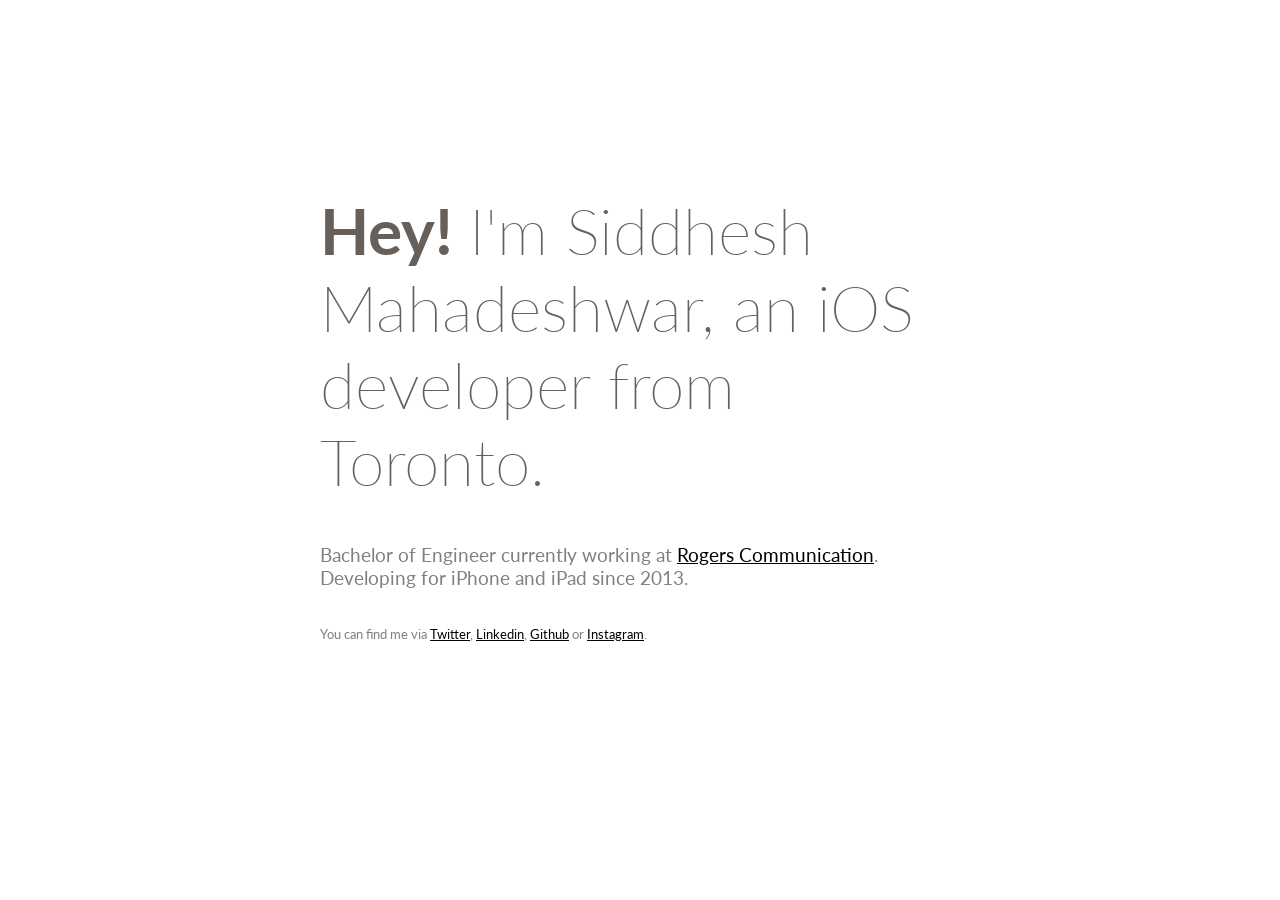
<file: index.html>
<!DOCTYPE html>
<html lang="en">
  <head>
  <link rel="stylesheet" type="text/css" href="styles.css">
    <meta charset="utf-8">
    <meta http-equiv="X-UA-Compatible" content="IE=edge">
    <meta name="viewport" content="width=device-width, initial-scale=1">
    <!-- The above 3 meta tags *must* come first in the head; any other head content must come *after* these tags -->
    <title>Siddhesh</title>

    <!-- Bootstrap -->
    <!-- <link href="css/bootstrap.css" rel="stylesheet"> -->

    <!-- HTML5 shim and Respond.js for IE8 support of HTML5 elements and media queries -->
    <!-- WARNING: Respond.js doesn't work if you view the page via file:// -->
    <!--[if lt IE 9]>
      <script src="https://oss.maxcdn.com/html5shiv/3.7.2/html5shiv.min.js"></script>
      <script src="https://oss.maxcdn.com/respond/1.4.2/respond.min.js"></script>
    <![endif]-->
    <script>
  (function(i,s,o,g,r,a,m){i['GoogleAnalyticsObject']=r;i[r]=i[r]||function(){
  (i[r].q=i[r].q||[]).push(arguments)},i[r].l=1*new Date();a=s.createElement(o),
  m=s.getElementsByTagName(o)[0];a.async=1;a.src=g;m.parentNode.insertBefore(a,m)
  })(window,document,'script','https://www.google-analytics.com/analytics.js','ga');

  ga('create', 'UA-79852847-1', 'auto');
  ga('send', 'pageview');

</script>
  </head>
  <body>
    <div id="main">
        <h1 id="special-h1">
          Hey! <span>I'm Siddhesh Mahadeshwar, an iOS developer from Toronto.</span>
        </h1>

        <p id="special-p">Bachelor of Engineer currently working at  <a href="https://apps.apple.com/ca/app/sportsnet/id602321016" target="_blank">Rogers Communication</a>. <br>
        Developing for iPhone and iPad since 2013.
        </p>

        <br>
        <p id="special-p1"><small>You can find me via <a href="http://www.twitter.com/_siddheesh" target="_blank">Twitter</a>,  <a href="https://in.linkedin.com/in/siddhesh-mahadeshwar-b023361b" target="_blank">Linkedin</a>, <a href="https://github.com/siddhesh12" target="_blank">Github</a> or <a href="http://www.instagram.com/siddhesh12" target="_blank">Instagram</a>.</small></p>
    </div>
    
    <!-- jQuery (necessary for Bootstrap's JavaScript plugins) -->
    <!-- <script src="https://ajax.googleapis.com/ajax/libs/jquery/1.11.3/jquery.min.js"></script> -->
    <!-- Include all compiled plugins (below), or include individual files as needed -->
    <!-- <script src="js/bootstrap.min.js"></script> -->
  </body>
</html>
</file>
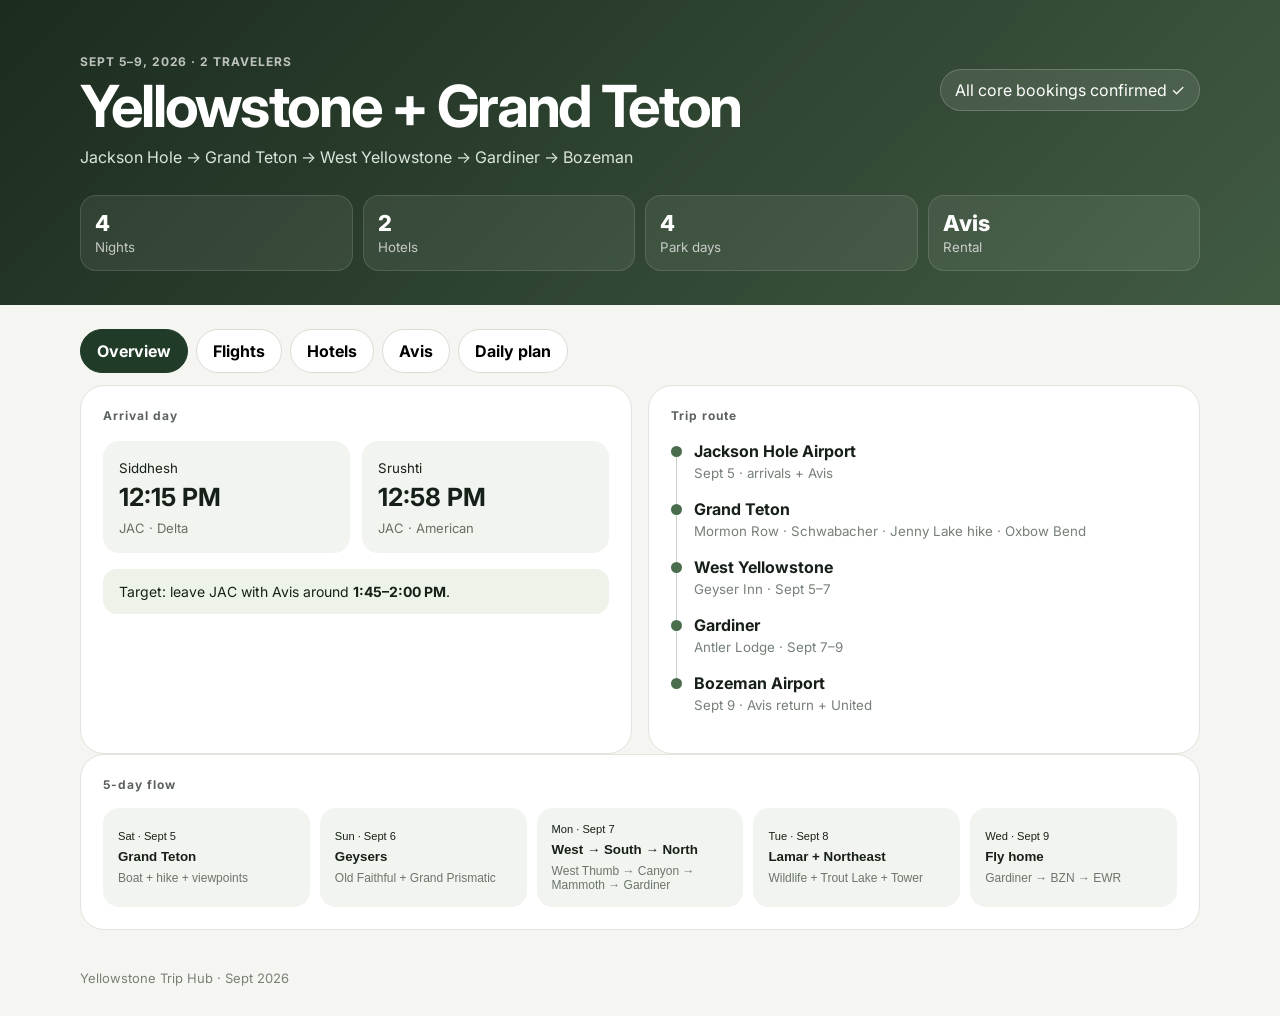
<file: yellowstone/index.html>
<!doctype html><html lang="en"><head><meta charset="utf-8"/><meta name="viewport" content="width=device-width,initial-scale=1"/><title>Yellowstone + Grand Teton 2026</title><meta name="description" content="Yellowstone + Grand Teton trip hub — Sept 5–9, 2026."/><link rel="preconnect" href="https://fonts.googleapis.com"><link rel="preconnect" href="https://fonts.gstatic.com" crossorigin><link href="https://fonts.googleapis.com/css2?family=Inter:wght@400;500;600;700;800&display=swap" rel="stylesheet"><link rel="stylesheet" href="styles.css"/></head><body><header class="hero"><div class="wrap"><div class="eyebrow">SEPT 5–9, 2026 · 2 TRAVELERS</div><div class="hero-row"><div><h1>Yellowstone + Grand Teton</h1><p>Jackson Hole → Grand Teton → West Yellowstone → Gardiner → Bozeman</p></div><div class="status">All core bookings confirmed ✓</div></div><div class="stats"><div><span>4</span><small>Nights</small></div><div><span>2</span><small>Hotels</small></div><div><span>4</span><small>Park days</small></div><div><span>Avis</span><small>Rental</small></div></div></div></header><main class="wrap"><nav class="tabs"><button class="tab active" data-tab="overview">Overview</button><button class="tab" data-tab="flights">Flights</button><button class="tab" data-tab="hotels">Hotels</button><button class="tab" data-tab="car">Avis</button><button class="tab" data-tab="itinerary">Daily plan</button></nav><section id="overview" class="panel active"><div class="grid two"><article class="card"><div class="section-title">Arrival day</div><div class="arrival-grid"><div class="arrival"><small>Siddhesh</small><strong>12:15 PM</strong><span>JAC · Delta</span></div><div class="arrival"><small>Srushti</small><strong>12:58 PM</strong><span>JAC · American</span></div></div><div class="callout">Target: leave JAC with Avis around <strong>1:45–2:00 PM</strong>.</div></article><article class="card"><div class="section-title">Trip route</div><div class="route"><div><i></i><span><b>Jackson Hole Airport</b><small>Sept 5 · arrivals + Avis</small></span></div><div><i></i><span><b>Grand Teton</b><small>Mormon Row · Schwabacher · Jenny Lake hike · Oxbow Bend</small></span></div><div><i></i><span><b>West Yellowstone</b><small>Geyser Inn · Sept 5–7</small></span></div><div><i></i><span><b>Gardiner</b><small>Antler Lodge · Sept 7–9</small></span></div><div><i></i><span><b>Bozeman Airport</b><small>Sept 9 · Avis return + United</small></span></div></div></article></div><article class="card"><div class="section-title">5-day flow</div><div class="day-strip"><button data-open-day="d5"><small>Sat · Sept 5</small><b>Grand Teton</b><span>Boat + hike + viewpoints</span></button><button data-open-day="d6"><small>Sun · Sept 6</small><b>Geysers</b><span>Old Faithful + Grand Prismatic</span></button><button data-open-day="d7"><small>Mon · Sept 7</small><b>West → South → North</b><span>West Thumb → Canyon → Mammoth → Gardiner</span></button><button data-open-day="d8"><small>Tue · Sept 8</small><b>Lamar + Northeast</b><span>Wildlife + Trout Lake + Tower</span></button><button data-open-day="d9"><small>Wed · Sept 9</small><b>Fly home</b><span>Gardiner → BZN → EWR</span></button></div></article></section><section id="flights" class="panel"><div class="grid two"><article class="ticket"><div class="ticket-top"><div><small>SIDDHESH · OUTBOUND · SEPT 5</small><h2>Delta</h2></div><span>2 segments</span></div><div class="airport-row"><div><b>SEA</b><strong>7:15 AM</strong></div><div class="plane">✈<small>via SLC</small></div><div class="right"><b>JAC</b><strong>12:15 PM</strong></div></div><div class="ticket-bottom"><div><small>DL2858</small><b>SEA → SLC</b><span>Seat 22A</span></div><div><small>DL2282</small><b>SLC → JAC</b><span>Seat 14F</span></div></div><a class="action" href="https://www.delta.com/my-trips/search" target="_blank" rel="noopener">Open Delta My Trips ↗</a></article><article class="ticket"><div class="ticket-top"><div><small>SRUSHTI · OUTBOUND · SEPT 5</small><h2>American AA2295</h2></div><span class="good">Confirmed ✓</span></div><div class="airport-row"><div><b>JFK</b><strong>10:00 AM</strong><small>Terminal 8</small></div><div class="plane">✈<small>Nonstop</small></div><div class="right"><b>JAC</b><strong>12:58 PM</strong></div></div><div class="ticket-bottom three"><div><small>PASSENGER</small><b>Srushti</b></div><div><small>SEAT</small><b>25A</b></div><div><small>STATUS</small><b>Confirmed</b></div></div><a class="action" href="https://www.aa.com/reservation/view/find-your-trip" target="_blank" rel="noopener">Open American booking ↗</a></article></div><article class="ticket wide"><div class="ticket-top"><div><small>RETURN · BOTH TRAVELERS · SEPT 9</small><h2>United UA2650</h2></div><span>Nonstop · 4h 19m</span></div><div class="airport-row large"><div><b>BZN</b><strong>1:21 PM</strong></div><div class="plane line">✈<small>737 MAX 8</small></div><div class="right"><b>EWR</b><strong>7:40 PM</strong></div></div><div class="callout"><strong>Siddhesh:</strong> Seat 32A · <strong>Srushti:</strong> booking confirmed</div><a class="action" href="https://www.united.com/en/us/manageres/mytrips" target="_blank" rel="noopener">Open United My Trips ↗</a></article></section><section id="hotels" class="panel"><div class="grid two"><article class="hotel-card"><div class="hotel-photo photo-west"></div><div class="hotel-body"><small>STAY 1 · SEPT 5–7</small><h2>Geyser Inn</h2><p>West Yellowstone, Montana</p><div class="hotel-times"><div><small>CHECK-IN</small><b>Sept 5 · 4:00 PM</b></div><div><small>CHECK-OUT</small><b>Sept 7 · 11:00 AM</b></div></div><div class="links"><a href="https://www.google.com/maps/search/?api=1&query=Geyser+Inn+West+Yellowstone" target="_blank" rel="noopener">Maps ↗</a><a href="https://www.hotels.com/" target="_blank" rel="noopener">Hotels.com ↗</a></div></div></article><article class="hotel-card"><div class="hotel-photo photo-gardiner"></div><div class="hotel-body"><small>STAY 2 · SEPT 7–9</small><h2>Antler Lodge</h2><p>107 Hellroaring Street, Gardiner, MT 59030</p><div class="room">Standard Room · 2 Queen Beds · 2 guests</div><div class="links"><a href="https://www.google.com/maps/search/?api=1&query=Antler+Lodge+Gardiner+Montana" target="_blank" rel="noopener">Maps ↗</a></div></div></article></div></section><section id="car" class="panel"><article class="card"><div class="section-title">One-way rental · Avis</div><h2>Jackson Hole → Bozeman</h2><div class="car-flow"><div><small>PICKUP</small><b>JAC</b><strong>Sept 5 · 12:00 PM</strong><span>Jackson Hole Airport</span><a href="https://www.google.com/maps/search/?api=1&query=Avis+Jackson+Hole+Airport" target="_blank" rel="noopener">Open Maps ↗</a></div><div class="arrow">→</div><div><small>DROP-OFF</small><b>BZN</b><strong>Sept 9 · booked 12:00 PM</strong><span>Bozeman Airport</span><a href="https://www.google.com/maps/search/?api=1&query=Avis+Bozeman+Airport" target="_blank" rel="noopener">Open Maps ↗</a></div></div><div class="callout">Recommended actual return: <strong>10:45–11:00 AM</strong> for the 1:21 PM United flight.</div><a class="action" href="https://www.avis.com/en/reservation/view-modify-cancel" target="_blank" rel="noopener">Manage Avis reservation ↗</a></article></section><section id="itinerary" class="panel"><div class="timeline"><article id="d5" class="day-card"><header><small>SAT · SEPT 5</small><h2>Grand Teton — actually experience it</h2><span>LOCKED</span></header><ol><li><b>~2:20 PM · Mormon Row</b><span>20–30 min · classic barns + Tetons</span></li><li><b>~3:00 PM · Schwabacher Landing</b><span>30–40 min · short riverside walk, reflections + wildlife potential</span></li><li><b>~3:50–4:00 PM · Jenny Lake</b><span>~2–2.5 hr · shuttle boat → Hidden Falls → Inspiration Point if pace is good → boat back</span></li><li><b>~6:25 PM · Snake River Overlook</b><span>10–15 min · famous roadside viewpoint</span></li><li><b>~6:55 PM · Oxbow Bend</b><span>20–30 min · Mt. Moran, river, wildlife + evening light</span></li><li><b>~7:25 PM onward · drive to West Yellowstone</b><span>Expect a late hotel arrival. Do not rush Jenny Lake just to squeeze in West Thumb.</span></li></ol><div class="callout"><strong>Jenny Lake is the priority.</strong> Sept 5 shuttle operating hours are 7 AM–7 PM and boats run continuously roughly every 10–15 minutes. Hidden Falls is about 1 mile round-trip via shuttle; Inspiration Point is about 1.8 miles round-trip via shuttle.</div><div class="chips"><span>Boat ride ✓</span><span>Hike ✓</span><span>Waterfall ✓</span><span>Mountain viewpoint ✓</span><span>Wildlife/scenery ✓</span></div></article><article id="d6" class="day-card"><header><small>SUN · SEPT 6</small><h2>Geyser country</h2></header><ol><li><b>Old Faithful + Upper Geyser Basin</b><span>~3 hr · start around 6:00 AM</span></li><li><b>Black Sand Basin</b><span>30–45 min</span></li><li><b>Grand Prismatic boardwalk + Overlook</b><span>Later morning / noon</span></li><li><b>Norris Geyser Basin</b><span>Optional if timing and energy are good</span></li></ol></article><article id="d7" class="day-card"><header><small>MON · SEPT 7</small><h2>West Yellowstone → West Thumb → Canyon → Mammoth → Gardiner</h2></header><ol><li><b>~6:30 AM · Leave West Yellowstone</b><span>~1 hr 15–30 min to West Thumb · drive straight through unless needed</span></li><li><b>~7:45–8:30 AM · West Thumb Geyser Basin</b><span>45–60 min · full 0.6-mile boardwalk loop along Yellowstone Lake</span></li><li><b>~8:45–9:15 AM · Yellowstone Lake / Lake Village</b><span>20–30 min · short lakeshore/scenic stop</span></li><li><b>~9:30–10:15 AM · Mud Volcano + Dragon's Mouth</b><span>30–45 min · walk the thermal area</span></li><li><b>~10:15–11:45 AM · Hayden Valley</b><span>1–1.5 hr · wildlife pullouts; stretch if something special is happening</span></li><li><b>~11:45 AM–12:15 PM · Quick lunch</b><span>30 min · simple car/picnic break before the Canyon block</span></li><li><b>~12:30–3:45 PM · Grand Canyon of the Yellowstone</b><span>Artist Point + Upper Falls + Lookout Point/Lower Falls + Brink of Lower Falls Trail</span></li><li><b>Within Canyon block · Brink of Lower Falls</b><span>~45–60 min · 0.7 mi RT, steep ~600-ft climb back · non-negotiable unless conditions make it unwise</span></li><li><b>~3:45–5:00 PM · Drive Canyon → Mammoth</b><span>Via Norris · allow wildlife/construction buffer</span></li><li><b>~5:00–6:30 PM · Mammoth Hot Springs Terraces</b><span>1–1.5 hr · evening terraces + possible elk activity</span></li><li><b>~6:30–7:15 PM · Gardiner / check-in</b><span>Dinner around 7–8 PM; okay if it slides later</span></li></ol><div class="chips"><span>West Thumb ✓</span><span>Hayden wildlife ✓</span><span>Canyon hike ✓</span><span>Mammoth evening ✓</span></div></article><article id="d8" class="day-card"><header><small>TUE · SEPT 8</small><h2>Lamar + Northeast Yellowstone</h2></header><ol><li><b>~4:45 AM · Leave Gardiner</b><span>~1–1.25 hr · via Mammoth/Tower toward Lamar before sunrise</span></li><li><b>~6:00–9:00 AM · Lamar Valley</b><span>~3 hr · sunrise wildlife; wolves, bears, bison and pronghorn potential</span></li><li><b>~9:15–10:30 AM · Trout Lake Trail</b><span>~1–1.25 hr · short, steep active experience; carry bear spray</span></li><li><b>~10:40–11:10 AM · Soda Butte + Northeast corridor</b><span>~30 min · mountain-valley scenery; then turn west</span></li><li><b>~11:15–11:45 AM · Quick lunch / car break</b><span>30 min · packed food recommended</span></li><li><b>~12:00–1:15 PM · Slough Creek</b><span>~1–1.25 hr · short opening-section walk + wildlife scan; optional if Lamar ran long</span></li><li><b>~1:45–2:30 PM · Tower Fall</b><span>30–45 min · waterfall area/trail, not just a drive-by</span></li><li><b>~2:45–4:15 PM · Wildlife flex block</b><span>Use wherever activity is best around Lamar/Tower; absorbs delays and wildlife jams</span></li><li><b>~4:15–5:30 PM · Return to Gardiner</b><span>Via Mammoth; do not repeat terraces</span></li><li><b>~5:30 PM onward · Gardiner</b><span>Dinner, repack and rest for airport day</span></li></ol><div class="callout"><strong>Priority rule:</strong> if Lamar wildlife is excellent, stay with it. Slough Creek is the first thing to shorten or skip.</div><div class="chips"><span>Sunrise wildlife ✓</span><span>Trout Lake ✓</span><span>Northeast corridor ✓</span><span>Tower Fall ✓</span></div></article><article id="d9" class="day-card"><header><small>WED · SEPT 9</small><h2>Fly home</h2></header><div class="time-grid"><div><small>~8:15–8:30 AM</small><b>Check out / leave Gardiner</b><span>No sightseeing; protect the airport buffer</span></div><div><small>~8:30–10:30 AM</small><b>Drive Gardiner → BZN</b><span>About 84 miles via Paradise Valley/Livingston</span></div><div><small>10:45–11:00 AM</small><b>Return Avis at BZN</b><span>Fuel if needed, then terminal</span></div><div><small>1:21 PM</small><b>UA2650 departs</b><span>Nonstop to EWR · scheduled 7:40 PM arrival</span></div></div></article></div></section></main><footer class="wrap footer">Yellowstone Trip Hub · Sept 2026</footer><script src="app.js"></script></body></html>
</file>
<file: styles.css>
@import url('https://fonts.googleapis.com/css?family=Lato:400,700,400italic,700italic&subset=latin');

/*for selecting text background*/
::selection {
  background: rgb(255,255,102);
} 


body {
	padding: 5% 2em 5em 2em;
	position: absolute;
    top: 0;
    left: 0;
    bottom: 0;
    right: 0;
}

#special-h1 {
		opacity: 0;

	display: block;
	/*text-align: center;*/
	 

  	




animation: fadein;
    animation-name: fadein;
    animation-duration: 0.6s;
    animation-timing-function: ease-in-out;
    animation-delay: 0.6s;
    animation-iteration-count: 1;
    animation-direction: initial;
    animation-fill-mode: forwards;
    animation-play-state: initial;

    font-family: 'Lato';
  font-style: normal;
  font-weight: 700;
  font-size: 4em;
   color: rgb(103,95,90)

}

/*
#special-h1:hover {
	color: red;
	cursor: pointer;	
}
*/

a:visited {
    /*color: #000;*/
}
a {
    color: #000;
    text-decoration: underline;
}
a:hover {
    color: red;
}


#special-p{
	margin: 1.8em 0 0 0;
			opacity: 0;

	



animation: fadein;
    animation-name: fadein;
    animation-duration: 0.9s;
    animation-timing-function: ease-in-out;
    animation-delay: 0.9s;
    animation-iteration-count: 1;
    animation-direction: initial;
    animation-fill-mode: forwards;
    animation-play-state: initial;



font-family: 'Lato';
  font-style: normal;
  font-weight: 400;
  src: local('Lato Light'), local('Lato-Light'), url(https://fonts.gstatic.com/s/lato/v11/kcf5uOXucLcbFOydGU24WALUuEpTyoUstqEm5AMlJo4.woff) format('woff');
      font-size: 1.2em;
      display: block;
  color: rgba(103,95,90,0.8)

}

#special-p1{

  opacity: 0;
  



animation: fadein;
    animation-name: fadein;
    animation-duration: 1.3s;
    animation-timing-function: ease-in-out;
    animation-delay: 1.3s;
    animation-iteration-count: 1;
    animation-direction: initial;
    animation-fill-mode: forwards;
    animation-play-state: initial;
    padding-bottom: 10%;




font-family: 'Lato';
  font-style: normal;
  font-weight: 400;
  src: local('Lato Light'), local('Lato-Light'), url(https://fonts.gstatic.com/s/lato/v11/kcf5uOXucLcbFOydGU24WALUuEpTyoUstqEm5AMlJo4.woff) format('woff');
      font-size: 1em;

  color: rgba(103,95,90,0.8)

}



#main {
	
		max-width: 40em;
    margin: 10% auto 0 auto;
	
}

@keyframes fadein 
{
	0% {
    opacity: 0;
    /*transform: translateY(-20px);*/
}
100% {
    opacity: 1;
    /*transform: translateY(0);*/
}
}


/* Sets text enclosed within span tag 
   to be one step lighter than the parent. */
span {
  font-weight: 200;

}
</file>
<file: yellowstone/styles.css>
*{box-sizing:border-box}html{scroll-behavior:smooth}body{margin:0;font-family:Inter,system-ui,sans-serif;background:#f5f6f2;color:#172018}.wrap{width:min(1120px,calc(100% - 32px));margin:auto}.hero{background:linear-gradient(135deg,#1c2c1f,#415a42);color:#fff;padding:54px 0 34px}.eyebrow,.section-title,.ticket small,.hotel-card small,.ref-card small{letter-spacing:.08em;font-size:12px;font-weight:700;opacity:.7}.hero-row{display:flex;justify-content:space-between;align-items:flex-start;gap:24px}.hero h1{font-size:clamp(32px,6vw,58px);line-height:1;margin:8px 0 12px;letter-spacing:-.04em}.hero p{margin:0;color:#dbe6db}.status{background:#ffffff18;border:1px solid #ffffff30;padding:10px 14px;border-radius:999px;white-space:nowrap}.stats{display:grid;grid-template-columns:repeat(4,1fr);gap:10px;margin-top:28px}.stats div{background:#ffffff12;border:1px solid #ffffff20;border-radius:16px;padding:14px}.stats span{display:block;font-size:22px;font-weight:800}.stats small{opacity:.7}main{padding:24px 0 40px}.tabs{display:flex;gap:8px;overflow:auto;padding-bottom:12px;position:sticky;top:0;background:#f5f6f2ee;backdrop-filter:blur(12px);z-index:5}.tab{border:1px solid #d7ddd5;background:white;padding:11px 16px;border-radius:999px;font:inherit;font-weight:700;cursor:pointer;white-space:nowrap}.tab.active{background:#203c28;color:white;border-color:#203c28}.panel{display:none}.panel.active{display:block}.grid{display:grid;gap:16px}.grid.two{grid-template-columns:repeat(2,minmax(0,1fr))}.grid.three{grid-template-columns:repeat(3,minmax(0,1fr))}.card,.ticket,.hotel-card,.day-card,.ref-card{background:white;border:1px solid #dfe4dd;border-radius:24px;overflow:hidden}.card{padding:22px}.card h2{margin:6px 0 0}.arrival-grid{display:grid;grid-template-columns:1fr 1fr;gap:12px;margin-top:18px}.arrival{background:#f1f4ef;border-radius:16px;padding:16px}.arrival strong{display:block;font-size:25px;margin:5px 0}.arrival span{font-size:13px;color:#667067}.callout{margin-top:16px;padding:14px 16px;background:#edf3e9;border-radius:14px;font-size:14px}.route{margin-top:18px}.route>div{display:flex;gap:12px;min-height:58px}.route i{width:11px;height:11px;background:#4a6d4d;border-radius:50%;margin-top:5px;position:relative;flex:none}.route>div:not(:last-child) i:after{content:"";position:absolute;left:5px;top:11px;width:1px;height:47px;background:#cbd3c9}.route b,.route small{display:block}.route small{color:#768078;margin-top:4px}.day-strip{display:grid;grid-template-columns:repeat(5,1fr);gap:10px;margin-top:16px}.day-strip button{border:0;background:#f1f4ef;border-radius:16px;padding:15px;text-align:left;cursor:pointer;color:inherit}.day-strip small,.day-strip b,.day-strip span{display:block}.day-strip b{margin:7px 0}.day-strip span{font-size:12px;color:#6c756d}.ticket{padding:0}.ticket-top,.ticket-bottom{display:flex;justify-content:space-between;gap:16px;padding:20px}.ticket-top h2{margin:5px 0 0}.ticket-top>span{background:#f1f4ef;padding:8px 10px;border-radius:999px;height:max-content;font-size:12px}.ticket-top .good{background:#e9f4e8}.airport-row{display:grid;grid-template-columns:1fr auto 1fr;align-items:center;padding:10px 20px 24px}.airport-row b{font-size:34px}.airport-row strong,.airport-row small{display:block;margin-top:5px}.airport-row .right{text-align:right}.plane{text-align:center;color:#6d756e}.plane small{font-size:11px}.ticket-bottom{border-top:1px dashed #cbd1ca;background:#f7f8f5}.ticket-bottom>div{display:flex;flex-direction:column;gap:4px}.ticket-bottom.three{display:grid;grid-template-columns:repeat(3,1fr)}.action{display:block;margin:0 20px 20px;text-decoration:none;color:#244c2d;font-weight:700;font-size:14px}.hotel-photo{height:150px;background-size:cover;background-position:center}.photo-west{background:linear-gradient(135deg,#5d735d,#a8b8a5)}.photo-gardiner{background:linear-gradient(135deg,#73624e,#bba68a)}.hotel-body{padding:20px}.hotel-body h2{margin:7px 0 4px}.hotel-body p{color:#6a736b}.hotel-times{display:grid;grid-template-columns:1fr 1fr;gap:10px;margin-top:16px}.hotel-times>div,.ref,.room{background:#f3f5f1;border-radius:14px;padding:13px}.hotel-times b,.ref strong{display:block;margin-top:5px}.ref{margin-top:12px}.links{display:flex;gap:10px;margin-top:16px}.links a,.car-flow a{color:#285635;text-decoration:none;font-weight:700;font-size:14px}.car-flow{display:grid;grid-template-columns:1fr auto 1fr;align-items:center;gap:16px;margin-top:20px}.car-flow>div:not(.arrow){background:#f1f4ef;border-radius:18px;padding:18px}.car-flow small,.car-flow b,.car-flow strong,.car-flow span,.car-flow a{display:block}.car-flow b{font-size:34px;margin:5px 0}.car-flow span{color:#687269;margin:6px 0 14px}.arrow{font-size:28px;color:#839084}.timeline{display:grid;gap:16px}.day-card{padding:22px}.day-card header{position:relative}.day-card header h2{margin:5px 0 0}.day-card header span{position:absolute;right:0;top:0;background:#edf3e9;padding:7px 10px;border-radius:999px;font-size:11px;font-weight:800}.stops,.time-grid{display:grid;grid-template-columns:repeat(4,1fr);gap:10px;margin-top:18px}.stops a,.time-grid>div{background:#f1f4ef;border-radius:14px;padding:13px;text-decoration:none;color:inherit}.stops b,.stops small,.time-grid small,.time-grid b,.time-grid span{display:block}.stops small,.time-grid span{color:#6e786f;margin-top:5px}.day-card ol{padding-left:22px}.day-card li{padding:10px}.day-card li span{display:block;color:#6e786f;font-size:13px;margin-top:4px}.chips{display:flex;flex-wrap:wrap;gap:8px;margin-top:16px}.chips span{background:#f1f4ef;border-radius:999px;padding:9px 12px}.time-grid{grid-template-columns:repeat(3,1fr)}.ref-card{padding:18px}.ref-card h3{margin:6px 0}.ref-card p{color:#687269}.ref-card>div{background:#f2f4f0;border-radius:12px;padding:12px;margin-top:10px}.ref-card b{display:block;margin-top:5px;overflow-wrap:anywhere}.privacy-note{margin-top:18px;padding:14px 16px;border-radius:14px;background:#fff3d6;color:#594512;font-size:13px}.footer{padding:0 0 30px;color:#788078;font-size:13px}@media(max-width:800px){.hero-row{display:block}.status{display:inline-block;margin-top:18px}.grid.two,.grid.three{grid-template-columns:1fr}.day-strip{grid-template-columns:1fr 1fr}.stops{grid-template-columns:1fr 1fr}.stats{grid-template-columns:1fr 1fr}.car-flow{grid-template-columns:1fr}.arrow{transform:rotate(90deg);text-align:center}.time-grid{grid-template-columns:1fr}}@media(max-width:480px){.wrap{width:min(100% - 20px,1120px)}.hero{padding-top:38px}.arrival-grid,.hotel-times{grid-template-columns:1fr}.day-strip{grid-template-columns:1fr}.stops{grid-template-columns:1fr}.ticket-bottom.three{grid-template-columns:1fr}.airport-row b{font-size:28px}}
</file>
